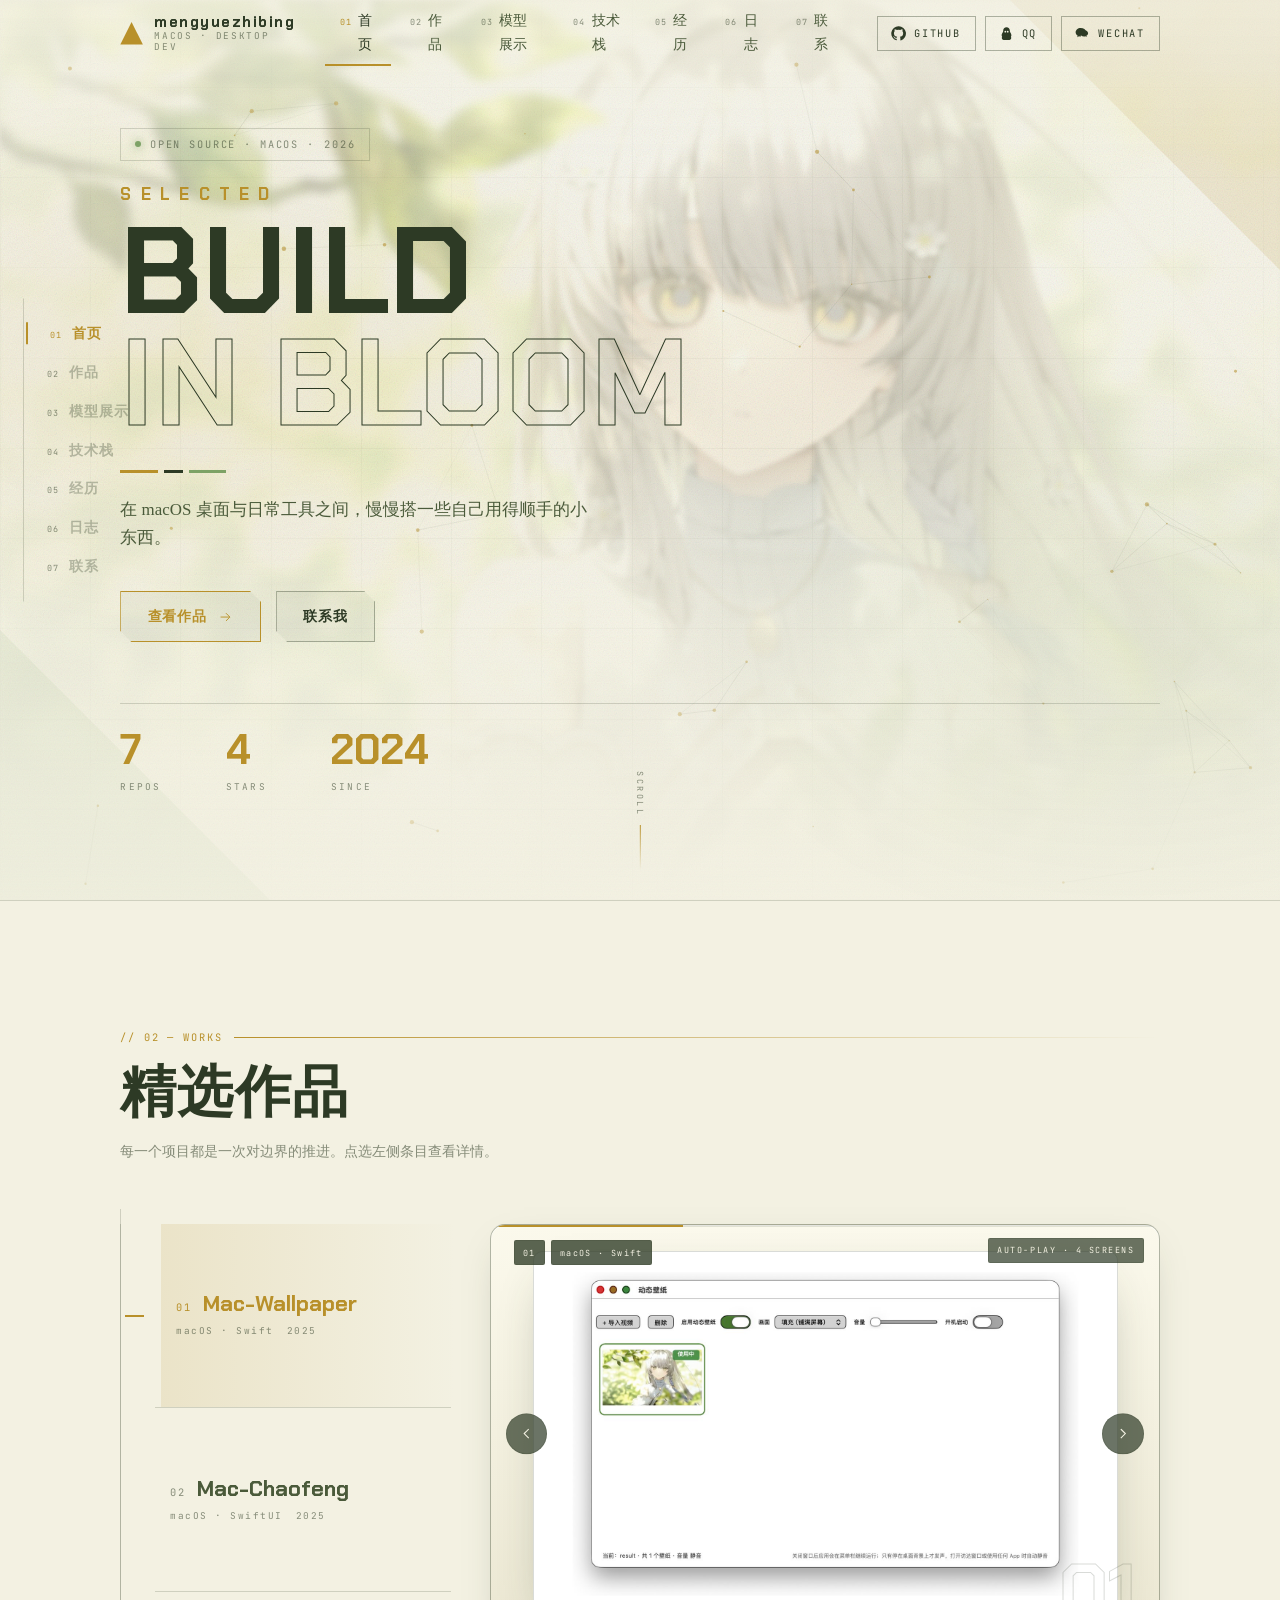
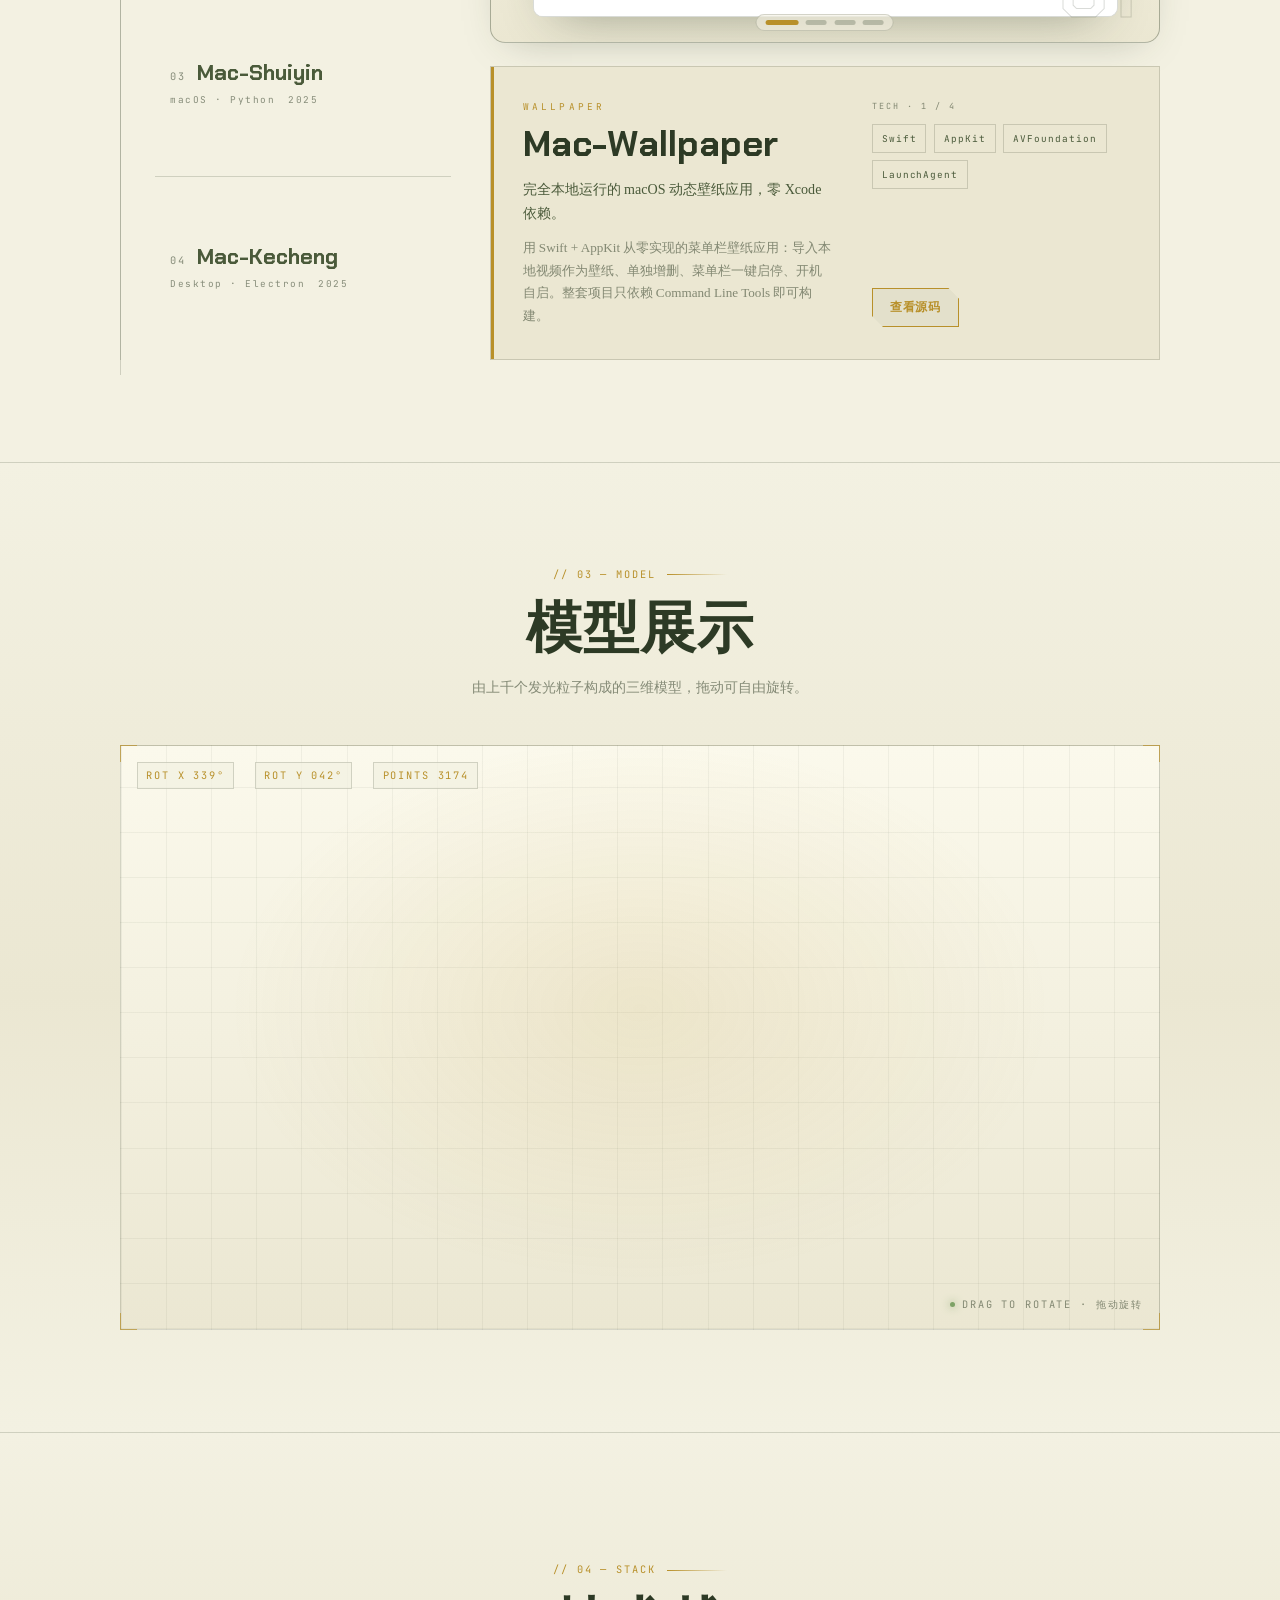
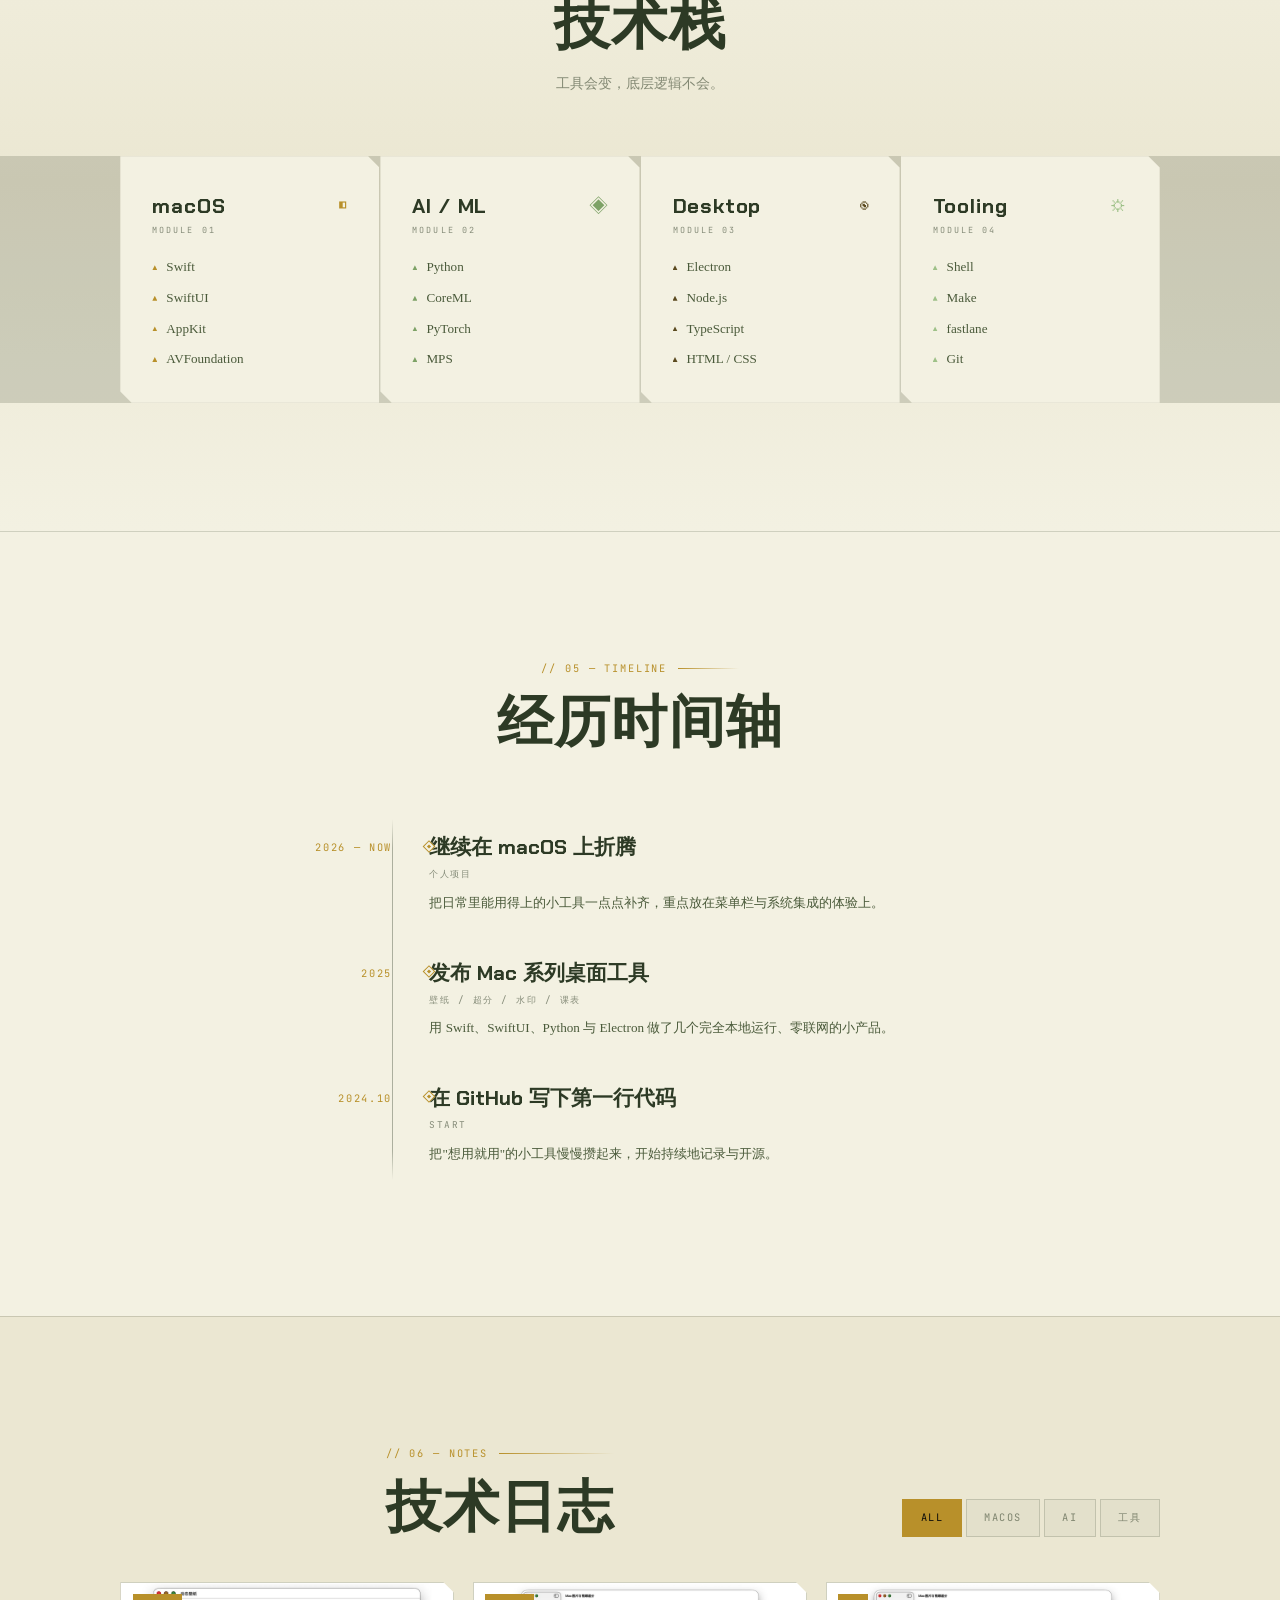
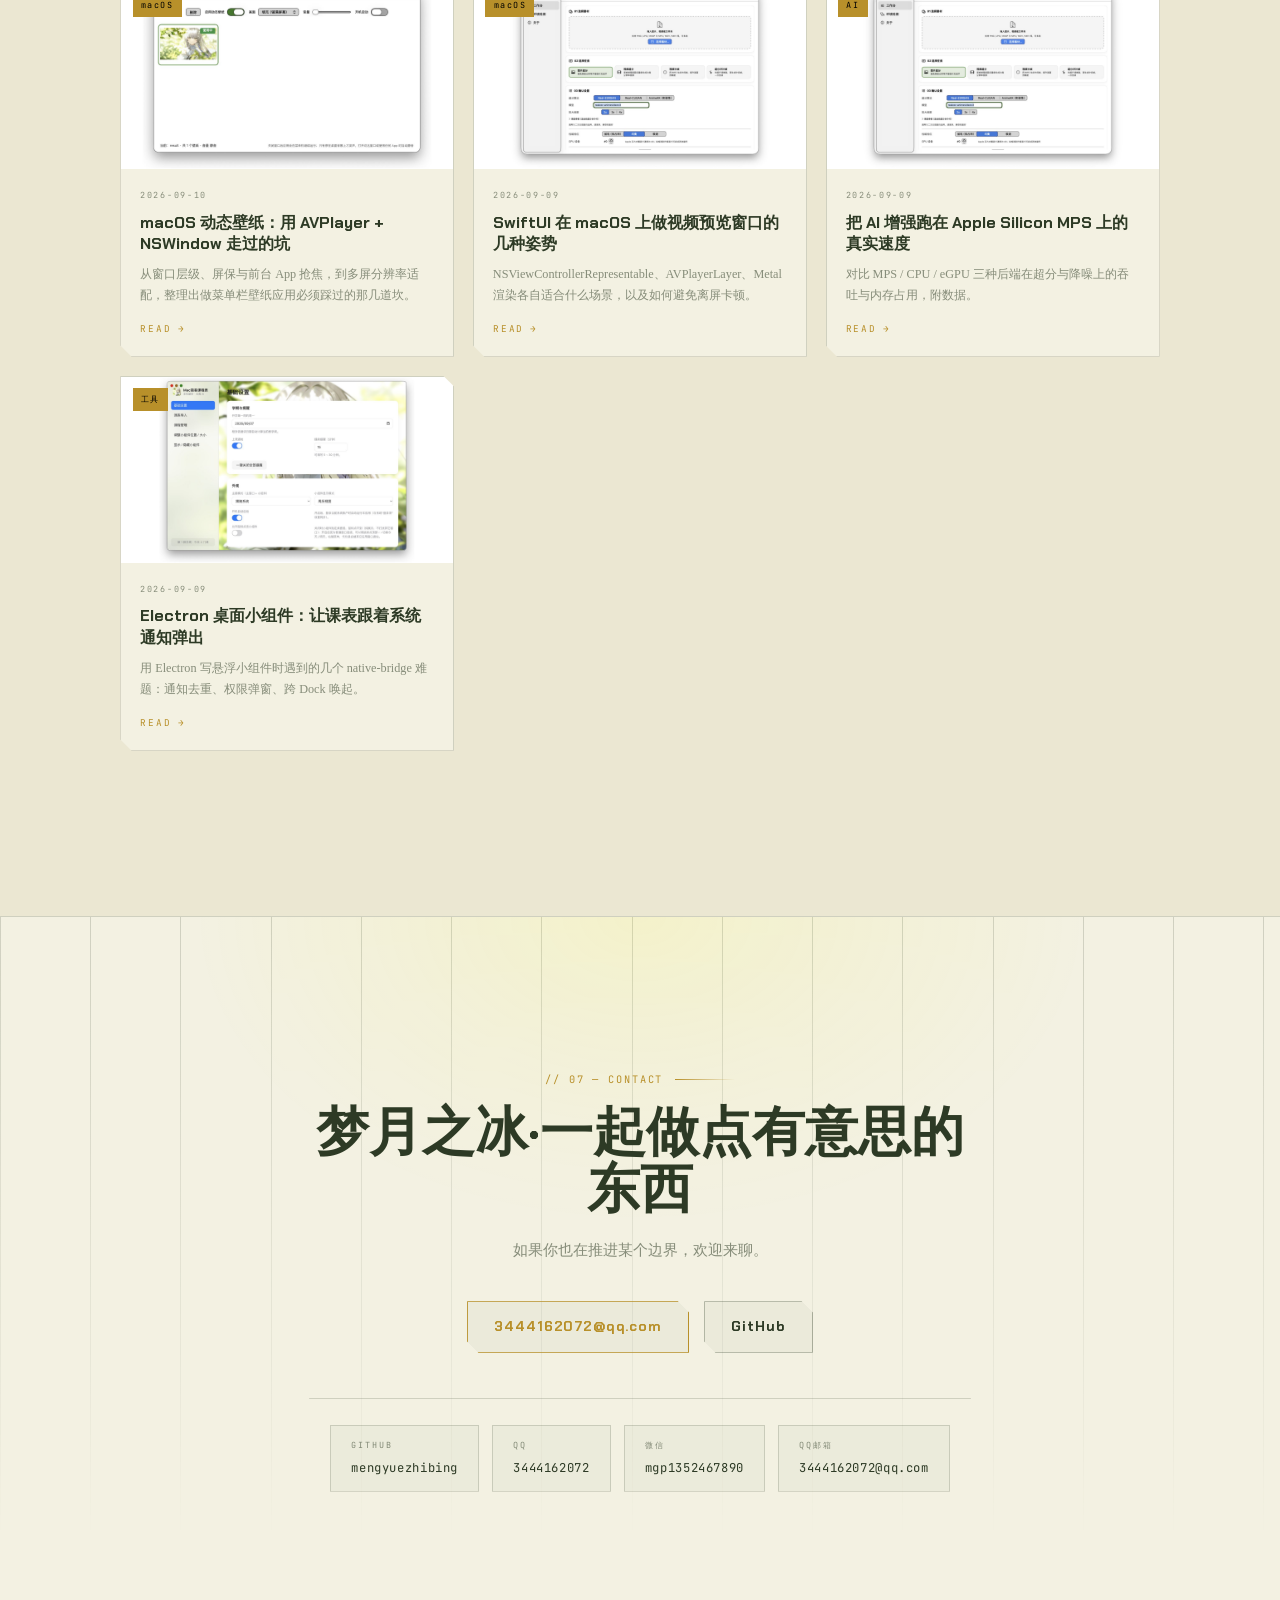
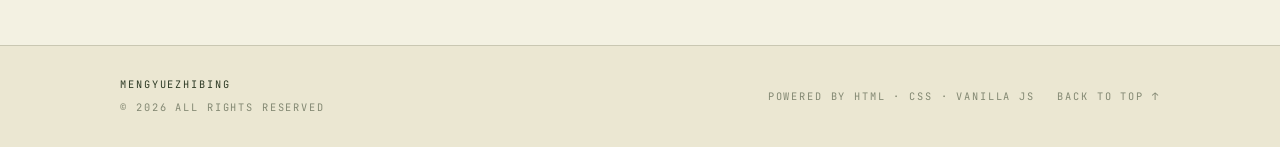
<file: index.html>
<!DOCTYPE html>
<html lang="zh-CN">
<head>
<meta charset="utf-8" />
<meta name="viewport" content="width=device-width, initial-scale=1, viewport-fit=cover" />
<title>PORTFOLIO // 作品展示</title>
<meta name="description" content="个人 GitHub 作品展示站" />

<link rel="preconnect" href="https://fonts.googleapis.com" />
<link rel="preconnect" href="https://fonts.gstatic.com" crossorigin />
<link rel="stylesheet" href="https://fonts.googleapis.com/css2?family=Chakra+Petch:wght@400;600;700&family=JetBrains+Mono:wght@400;500;700&display=swap" />

<link rel="icon" href="./assets/favicon.ico" sizes="any" />
<link rel="icon" href="./assets/favicon-192.png" type="image/png" sizes="192x192" />
<link rel="apple-touch-icon" href="./assets/favicon-180.png" />

<link rel="stylesheet" href="./css/main.css?v=7" />
</head>
<body data-page="home">

<!-- ============ 左侧固定菜单栏 ============ -->
<nav class="sidenav" id="sidenav" aria-label="主导航">
  <div class="sidenav__inner">
    <a href="#home"     class="sidenav__link is-active"><i class="sidenav__bar"></i><em class="mono">01</em><span>首页</span></a>
    <a href="#works"    class="sidenav__link"><i class="sidenav__bar"></i><em class="mono">02</em><span>作品</span></a>
    <a href="#model"    class="sidenav__link"><i class="sidenav__bar"></i><em class="mono">03</em><span>模型展示</span></a>
    <a href="#stack"    class="sidenav__link"><i class="sidenav__bar"></i><em class="mono">04</em><span>技术栈</span></a>
    <a href="#timeline" class="sidenav__link"><i class="sidenav__bar"></i><em class="mono">05</em><span>经历</span></a>
    <a href="#notes"    class="sidenav__link"><i class="sidenav__bar"></i><em class="mono">06</em><span>日志</span></a>
    <a href="#contact"  class="sidenav__link"><i class="sidenav__bar"></i><em class="mono">07</em><span>联系</span></a>
  </div>
</nav>

<!-- ============ 00 · LOADING 加载屏 ============ -->
<div class="loading" id="loading">
  <div class="loading__bg"></div>
  <div class="loading__triangles"></div>
  <div class="loading__inner">
    <div class="loading__symbol">
      <span class="tri tri--a"></span>
      <span class="tri tri--b"></span>
      <span class="tri tri--c"></span>
    </div>
    <div class="loading__logo" id="loadingLogo">PORTFOLIO</div>
    <div class="loading__divider"><i></i><em>INITIALIZING</em><i></i></div>
    <div class="loading__slogan" id="loadingSlogan">跨越边境 直至前线</div>
    <div class="loading__progress">
      <div class="loading__bar"><span id="loadingBar"></span></div>
      <div class="loading__meta">
        <span class="mono">LOADING ASSETS</span>
        <span class="loading__value mono" id="loadingValue">000</span>
      </div>
    </div>
  </div>
  <div class="loading__deco mono">SYS<span>·</span>READY</div>
</div>

<!-- ============ 02 · NAV 顶部导航 ============ -->
<header class="nav" id="nav">
  <a class="nav__brand" href="#home">
    <span class="nav__mark"></span>
    <span class="nav__brandText">
      <b id="navName">YOUR NAME</b>
      <i class="mono" id="navRole">FRONTEND / CREATIVE DEV</i>
    </span>
  </a>

  <nav class="nav__menu" id="navMenu">
    <a href="#home"     class="nav__link is-active"><em class="mono">01</em><span>首页</span></a>
    <a href="#works"    class="nav__link"><em class="mono">02</em><span>作品</span></a>
    <a href="#model"    class="nav__link"><em class="mono">03</em><span>模型展示</span></a>
    <a href="#stack"    class="nav__link"><em class="mono">04</em><span>技术栈</span></a>
    <a href="#timeline" class="nav__link"><em class="mono">05</em><span>经历</span></a>
    <a href="#notes"    class="nav__link"><em class="mono">06</em><span>日志</span></a>
    <a href="#contact"  class="nav__link"><em class="mono">07</em><span>联系</span></a>
  </nav>

  <div class="nav__side">
    <a class="nav__gh mono" id="navGithub" href="https://github.com/" target="_blank" rel="noreferrer">
      <svg viewBox="0 0 24 24" aria-hidden="true"><path d="M12 .5a11.5 11.5 0 0 0-3.64 22.42c.58.1.79-.25.79-.55v-2.1c-3.2.7-3.88-1.4-3.88-1.4-.52-1.33-1.28-1.68-1.28-1.68-1.05-.72.08-.7.08-.7 1.16.08 1.77 1.19 1.77 1.19 1.03 1.77 2.7 1.26 3.36.96.1-.75.4-1.26.73-1.55-2.56-.29-5.25-1.28-5.25-5.7 0-1.26.45-2.29 1.19-3.1-.12-.29-.52-1.46.11-3.05 0 0 .97-.31 3.18 1.18a11 11 0 0 1 5.8 0c2.2-1.49 3.17-1.18 3.17-1.18.63 1.59.23 2.76.11 3.05.74.81 1.19 1.84 1.19 3.1 0 4.43-2.7 5.4-5.27 5.69.42.36.79 1.07.79 2.16v3.2c0 .3.2.66.8.55A11.5 11.5 0 0 0 12 .5Z"/></svg>
      <span>GITHUB</span>
    </a>
    <a class="nav__qq mono" id="navQQ" href="#" target="_blank" rel="noreferrer" title="QQ">
      <svg viewBox="0 0 24 24" aria-hidden="true"><path fill-rule="evenodd" d="M12 2.1c-3.2 0-5.3 2.4-5.3 5.5 0 .9-.2 1.6-.6 2.2-1 1.5-1.9 3.4-1.9 5 0 .9.3 1.7.8 2.2-.3.6-.5 1.3-.5 2.1 0 1.7 1.2 3.1 2.8 3.1h9.4c1.6 0 2.8-1.4 2.8-3.1 0-.8-.2-1.5-.5-2.1.5-.5.8-1.3.8-2.2 0-1.6-.9-3.5-1.9-5-.4-.6-.6-1.3-.6-2.2 0-3.1-2.1-5.5-5.3-5.5Zm-1.9 5.6a1.4 1.4 0 1 1 0 2.8 1.4 1.4 0 0 1 0-2.8Zm3.8 0a1.4 1.4 0 1 1 0 2.8 1.4 1.4 0 0 1 0-2.8Z"/></svg>
      <span>QQ</span>
    </a>
    <a class="nav__wx mono" id="navWX" href="#" rel="noreferrer" title="微信">
      <svg viewBox="0 0 24 24" aria-hidden="true"><path d="M8.9 3.2C4.5 3.2 1 6.3 1 10.1c0 2.2 1.3 4.1 3.3 5.4l-.8 2.5 2.9-1.5c.8.2 1.6.4 2.5.4h.6a5.5 5.5 0 0 1-.2-1.5c0-3.6 3.5-6.5 7.8-6.5.3 0 .6 0 .9.1-.9-3.2-4-5.8-9.1-5.8Zm12 8.4c0-2.9-2.9-5.2-6.5-5.2s-6.5 2.3-6.5 5.2 2.9 5.2 6.5 5.2c.8 0 1.5-.1 2.2-.3l2.2 1.1-.6-1.9c1.6-1 2.7-2.4 2.7-4.1Z"/></svg>
      <span>WECHAT</span>
    </a>
    <button class="nav__burger" id="navBurger" aria-label="菜单"><i></i><i></i><i></i></button>
  </div>
  <div class="nav__scan"></div>
</header>

<main>
  <!-- ============ 00 · LANDING 首屏 ============ -->
  <section class="landing" id="home">
    <div class="landing__img" aria-hidden="true"></div>
    <canvas class="landing__canvas" id="bgCanvas"></canvas>
    <div class="landing__texture"></div>
    <div class="landing__grid"></div>
    <div class="landing__vignette"></div>

    <div class="landing__inner">
      <div class="landing__tag mono reveal" data-delay="0">
        <i class="dot"></i> OPEN SOURCE · PORTFOLIO · <span id="heroYear">2026</span>
      </div>

      <h1 class="landing__title reveal" data-delay="80">
        <span class="landing__titleSm" id="heroSub">SELECTED</span>
        <span class="landing__titleLg"><span id="heroTitleL1">BUILD</span><span id="heroTitleL2">THE FRONTLINE</span></span>
      </h1>

      <div class="landing__divider reveal" data-delay="160"><i></i><i></i><i></i></div>

      <p class="landing__slogan reveal" data-delay="220" id="heroSlogan">
        以工程化思维，跨越设计与实现之间的边境。
      </p>

      <div class="landing__actions reveal" data-delay="300">
        <a class="btn btn--primary" href="#works">
          <span>查看作品</span>
          <svg viewBox="0 0 24 24" aria-hidden="true"><path d="M4 12h14M13 6l6 6-6 6"/></svg>
        </a>
        <a class="btn btn--ghost" id="heroResume" href="#contact">
          <span>联系我</span>
        </a>
      </div>

      <ul class="landing__stats reveal" data-delay="380" id="heroStats"></ul>
    </div>

    <a class="landing__next" href="#works">
      <span class="mono">SCROLL</span>
      <i class="landing__nextLine"></i>
    </a>

    <div class="landing__triangles" aria-hidden="true">
      <span></span><span></span><span></span>
    </div>
  </section>

  <!-- ============ 01 · HOME 容器 / 作品 ============ -->
  <section class="home" id="works">
    <div class="home__head">
      <div class="home__idx mono reveal">// 02 — WORKS</div>
      <h2 class="home__title reveal" data-delay="60">精选作品</h2>
      <p class="home__desc reveal" data-delay="120">
        每一个项目都是一次对边界的推进。点选左侧条目查看详情。
      </p>
    </div>

    <div class="ops">
      <!-- 左侧竖线菜单 -->
      <aside class="ops__list" id="opsList" aria-label="项目列表"></aside>

      <!-- 右侧：截图轮播 + 详情 -->
      <div class="ops__stage">
        <div class="carousel" id="opsCarousel">
          <div class="carousel__track" id="opsTrack"></div>

          <button class="carousel__nav carousel__nav--prev" id="opsPrev" aria-label="上一张">
            <svg viewBox="0 0 24 24"><path d="M15 6l-6 6 6 6"/></svg>
          </button>
          <button class="carousel__nav carousel__nav--next" id="opsNext" aria-label="下一张">
            <svg viewBox="0 0 24 24"><path d="M9 6l6 6-6 6"/></svg>
          </button>

          <div class="carousel__progress" id="opsProgress" aria-hidden="true">
            <div class="carousel__progressBar" id="opsProgressBar"></div>
          </div>

          <div class="carousel__dots" id="opsDots"></div>

          <div class="carousel__hint mono" id="opsHint">AUTO-PLAY · 4 SCREENS</div>
        </div>

        <div class="ops__info" id="opsInfo"></div>
      </div>
    </div>
  </section>

  <!-- ============ 03 · MODEL 点云模型 ============ -->
  <section class="d3" id="model">
    <div class="home__head home__head--center">
      <div class="home__idx mono reveal">// 03 — MODEL</div>
      <h2 class="home__title reveal" data-delay="60">模型展示</h2>
      <p class="home__desc reveal" data-delay="120">
        由上千个发光粒子构成的三维模型，拖动可自由旋转。
      </p>
    </div>

    <div class="d3__stage reveal" data-delay="180">
      <canvas class="d3__canvas" id="modelCanvas"></canvas>

      <div class="d3__hud mono">
        <span id="d3RotX">ROT X +00°</span>
        <span id="d3RotY">ROT Y +00°</span>
        <span id="d3Points">POINTS 0000</span>
      </div>

      <div class="d3__hint mono"><i></i>DRAG TO ROTATE · 拖动旋转</div>

      <span class="d3__corner d3__corner--tl"></span>
      <span class="d3__corner d3__corner--tr"></span>
      <span class="d3__corner d3__corner--bl"></span>
      <span class="d3__corner d3__corner--br"></span>
    </div>
  </section>

  <!-- ============ 04 · LORE / 技术栈 ============ -->
  <section class="lore" id="stack">
    <div class="home__head home__head--center">
      <div class="home__idx mono reveal">// 04 — STACK</div>
      <h2 class="home__title reveal" data-delay="60">技术栈</h2>
      <p class="home__desc reveal" data-delay="120">工具会变，底层逻辑不会。</p>
    </div>
    <div class="lore__grid" id="stackGrid"></div>
  </section>

  <!-- ============ 05 · CALENDAR / 经历 ============ -->
  <section class="cal" id="timeline">
    <div class="home__head home__head--center">
      <div class="home__idx mono reveal">// 05 — TIMELINE</div>
      <h2 class="home__title reveal" data-delay="60">经历时间轴</h2>
    </div>
    <ol class="cal__line" id="timelineList"></ol>
  </section>

  <!-- ============ 06 · INFORMATION / 日志 ============ -->
  <section class="info" id="notes">
    <div class="info__head">
      <div class="home__head">
        <div class="home__idx mono reveal">// 06 — NOTES</div>
        <h2 class="home__title reveal" data-delay="60">技术日志</h2>
      </div>
      <div class="info__tabs" id="infoTabs" role="tablist"></div>
    </div>
    <div class="info__grid" id="infoGrid"></div>
    <div class="info__foot">
      <button class="btn btn--ghost btn--sm" id="infoMore"><span>加载更多</span></button>
    </div>
  </section>

  <!-- ============ 07 · CONTACT ============ -->
  <section class="final" id="contact">
    <div class="final__deco" aria-hidden="true"></div>
    <div class="final__inner reveal">
      <div class="home__idx mono">// 07 — CONTACT</div>
      <h2 class="final__title" id="contactTitle">一起做点有意思的东西</h2>
      <p class="final__desc" id="contactDesc">如果你也在推进某个边界，欢迎来聊。</p>
      <div class="final__actions">
        <a class="btn btn--primary" id="contactMail" href="mailto:"><span>发送邮件</span></a>
        <a class="btn btn--ghost" id="contactGh" href="https://github.com/" target="_blank" rel="noreferrer"><span>GitHub</span></a>
      </div>
      <ul class="final__links" id="contactLinks"></ul>
    </div>
  </section>
</main>

<footer class="foot">
  <div class="foot__l">
    <span class="mono" id="footName">YOUR NAME</span>
    <span class="mono foot__dim">© <span id="footYear">2026</span> ALL RIGHTS RESERVED</span>
  </div>
  <div class="foot__r mono">
    <span>POWERED BY HTML · CSS · VANILLA JS</span>
    <a href="#home">BACK TO TOP ↑</a>
  </div>
</footer>

<!-- ============ 联系浮层（QQ / 微信） ============ -->
<div class="cpop" id="cpop" hidden>
  <div class="cpop__mask" data-cpop-close></div>
  <div class="cpop__box" role="dialog" aria-label="联系方式">
    <button class="cpop__close" data-cpop-close aria-label="关闭">&times;</button>

    <div class="cpop__head mono" id="cpopHead">// CONTACT</div>

    <div class="cpop__avatar" id="cpopAvatar"></div>

    <div class="cpop__name" id="cpopName">—</div>
    <div class="cpop__id"><span id="cpopId">—</span></div>

    <p class="cpop__tip" id="cpopTip"></p>

    <div class="cpop__actions">
      <button class="btn btn--primary btn--sm" id="cpopCopy" type="button"><span>复制</span></button>
      <a class="btn btn--ghost btn--sm" id="cpopOpen" href="#"><span>打开</span></a>
    </div>
  </div>
</div>

<script src="./js/config.js"></script>
<script src="./js/app.js"></script>
</body>
</html>
</file>
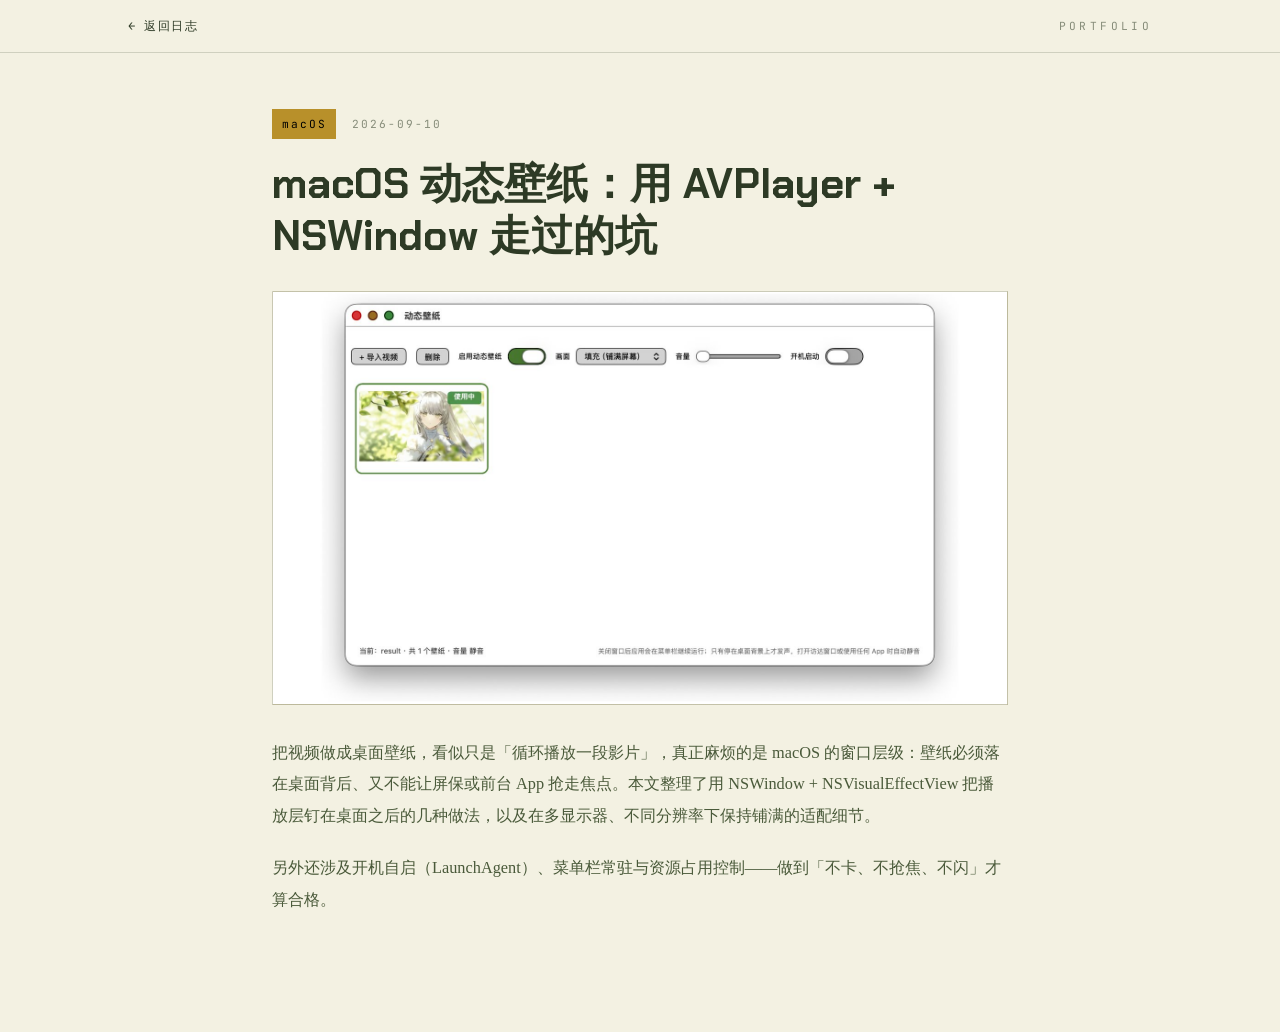
<file: notes-detail.html>
<!DOCTYPE html>
<html lang="zh-CN">
<head>
<meta charset="utf-8" />
<meta name="viewport" content="width=device-width, initial-scale=1, viewport-fit=cover" />
<title>技术日志 // 详情</title>
<meta name="description" content="技术日志详情" />

<link rel="preconnect" href="https://fonts.googleapis.com" />
<link rel="preconnect" href="https://fonts.gstatic.com" crossorigin />
<link rel="stylesheet" href="https://fonts.googleapis.com/css2?family=Chakra+Petch:wght@400;600;700&family=JetBrains+Mono:wght@400;500;700&display=swap" />

<link rel="icon" href="./assets/favicon.ico" sizes="any" />
<link rel="icon" href="./assets/favicon-192.png" type="image/png" sizes="192x192" />
<link rel="apple-touch-icon" href="./assets/favicon-180.png" />

<link rel="stylesheet" href="./css/main.css?v=8" />
</head>
<body data-page="note">

<header class="ndetail__nav">
  <a class="ndetail__back" href="index.html#notes"><span>←</span> 返回日志</a>
  <span class="ndetail__brand mono">PORTFOLIO</span>
</header>

<main class="ndetail" id="ndetail">
  <p class="ndetail__loading">加载中…</p>
</main>

<script>
(function () {
  var el = document.getElementById('ndetail');
  function esc(s) {
    return String(s == null ? '' : s).replace(/[&<>"']/g, function (c) {
      return { '&': '&amp;', '<': '&lt;', '>': '&gt;', '"': '&quot;', "'": '&#39;' }[c];
    });
  }
  function param(name) { return new URLSearchParams(location.search).get(name); }

  var id = parseInt(param('id') || '0', 10);
  if (isNaN(id)) id = 0;

  fetch('data/notes.json')
    .then(function (r) { if (!r.ok) throw new Error('http'); return r.json(); })
    .then(function (d) {
      var list = Array.isArray(d) ? d : (d.notes || []);
      var n = list[id];
      if (!n) { el.innerHTML = '<p class="ndetail__loading">未找到该日志。</p>'; return; }
      var cover = n.cover ? '<div class="ndetail__cover"><img src="' + esc(n.cover) + '" alt=""></div>' : '';
      var body = n.body || ('<p>' + esc(n.brief) + '</p>');
      el.innerHTML =
        '<article class="ndetail__article">' +
          '<div class="ndetail__meta">' +
            '<span class="ndetail__cate">' + esc(n.cate) + '</span>' +
            '<span class="ndetail__date">' + esc(n.date) + '</span>' +
          '</div>' +
          '<h1 class="ndetail__title">' + esc(n.title) + '</h1>' +
          cover +
          '<div class="ndetail__body">' + body + '</div>' +
          (n.url ? '<a class="ndetail__link" href="' + esc(n.url) + '" target="_blank" rel="noreferrer">查看原文 →</a>' : '') +
        '</article>';
      document.title = esc(n.title) + ' // 技术日志';
    })
    .catch(function () {
      el.innerHTML = '<p class="ndetail__loading">加载失败，请通过本地服务器或 GitHub Pages 打开本页。</p>';
    });
})();
</script>
</body>
</html>
</file>
<file: css/main.css>
/* ==========================================================================
   Portfolio — 个人作品展示站
   结构：Tokens → Base → Loading → Nav → Landing → Works → Stack
        → Timeline → Notes → Contact → Footer → Responsive
   ========================================================================== */

/* ---------- Tokens（沙绿 / 奶油 / 金瞳 三色系） ---------- */
:root{
  /* 底色：奶油 → 沙绿 → 深林 */
  --bg:#f3f1e2;        /* 奶油纸张 */
  --bg-2:#ebe7d2;      /* 较深奶油 */
  --bg-3:#dcd5b6;      /* 沙色 */
  --leaf:#9ec188;      /* 沙绿主色（来自图） */
  --leaf-2:#7da266;    /* 深沙绿 */
  --leaf-3:#3f5a2c;    /* 深林 */

  --line:rgba(45,58,37,.18);
  --line-strong:rgba(45,58,37,.36);

  --txt:#2d3a25;        /* 主文字：深绿黑 */
  --txt-2:#4a5a3a;
  --txt-3:rgba(45,58,37,.55);

  /* 强调色：金瞳 + 沙绿 + 深金 */
  --accent:#b8902a;     /* 瞳孔金 */
  --accent-2:#7da266;   /* 沙绿（与图呼应） */
  --accent-3:#5b4a1f;   /* 深金/古铜 */

  --f-display:"Chakra Petch","Cormorant Garamond","HarmonyOS Sans SC","PingFang SC","Microsoft YaHei",serif;
  --f-body:"Cormorant Garamond","HarmonyOS Sans SC","PingFang SC","Microsoft YaHei","Noto Sans SC",serif;
  --f-mono:"JetBrains Mono",ui-monospace,SFMono-Regular,Menlo,Consolas,monospace;

  --ease:cubic-bezier(.22,.61,.36,1);
  --ease-out:cubic-bezier(.16,1,.3,1);
  --nav-h:4.5rem;
  --gut:clamp(1.25rem,4vw,5rem);
}

/* JS 会按 1920 设计稿写入 <html style="font-size">，这里给安全兜底 */
html{ font-size:16px; }

/* ---------- Base ---------- */
*,*::before,*::after{ box-sizing:border-box; }
html,body{ margin:0; padding:0; }
html{ scroll-behavior:smooth; -webkit-text-size-adjust:100%; }
body{
  background:var(--bg);
  color:var(--txt);
  font-family:var(--f-body);
  line-height:1.7;
  overflow-x:hidden;
  -webkit-font-smoothing:antialiased;
}
body.is-locked{ overflow:hidden; height:100vh; }

h1,h2,h3,p,ul,ol,li,figure{ margin:0; padding:0; }
ul,ol{ list-style:none; }
a{ color:inherit; text-decoration:none; }
button{ font:inherit; color:inherit; background:none; border:0; cursor:pointer; }
img,canvas{ display:block; max-width:100%; }
svg{ width:1em; height:1em; fill:none; stroke:currentColor; stroke-width:1.6; stroke-linecap:square; stroke-linejoin:miter; }
::selection{ background:var(--accent); color:#000; }

.mono{ font-family:var(--f-mono); font-size:.6875rem; letter-spacing:.18em; text-transform:uppercase; }

/* 滚动条 */
::-webkit-scrollbar{ width:8px; height:8px; }
::-webkit-scrollbar-track{ background:var(--bg-2); }
::-webkit-scrollbar-thumb{ background:#c2c0a8; }
::-webkit-scrollbar-thumb:hover{ background:var(--accent); }

/* ---------- 通用装饰：切角 / 标题 / 按钮 / 揭示动画 ---------- */
.cut,.btn,.card,.info__card,.lore__card,.final__inner{
  clip-path:polygon(0 0,calc(100% - .75rem) 0,100% .75rem,100% 100%,.75rem 100%,0 calc(100% - .75rem));
}

.btn{
  --c:var(--accent);
  position:relative;
  display:inline-flex; align-items:center; gap:.75rem;
  padding:.85rem 1.75rem;
  font-family:var(--f-display); font-weight:700; font-size:.9375rem; letter-spacing:.06em;
  border:1px solid var(--line-strong);
  background:rgba(45,58,37,.04);
  transition:color .3s var(--ease),border-color .3s var(--ease),background .3s var(--ease);
  overflow:hidden;
}
.btn > *{ position:relative; z-index:2; }
.btn svg{ width:1.1em; transition:transform .35s var(--ease); }
.btn::before{
  content:""; position:absolute; inset:0; z-index:1;
  background:var(--c);
  transform:translateX(-101%);
  transition:transform .45s var(--ease-out);
}
.btn:hover{ color:#fff8e1; border-color:var(--c); }
.btn:hover::before{ transform:translateX(0); }
.btn:hover svg{ transform:translateX(4px); }
.btn--primary{ border-color:var(--accent); color:var(--accent); }
.btn--ghost{ --c:var(--txt); }
.btn--ghost:hover{ color:#fff8e1; }
.btn--sm{ padding:.55rem 1.15rem; font-size:.8125rem; }

/* 揭示动画 */
.reveal{ opacity:0; transform:translateY(28px); filter:blur(6px); }
.reveal.is-in{
  opacity:1; transform:none; filter:none;
  transition:opacity .9s var(--ease-out),transform .9s var(--ease-out),filter .9s var(--ease-out);
}

/* 区块标题（复用 Home 头部） */
.home__head{ max-width:44rem; margin:0 auto; padding:0 var(--gut); }
.home__head--center{ text-align:center; }
.home__idx{ color:var(--accent); margin-bottom:1rem; display:flex; align-items:center; gap:.75rem; }
.home__head--center .home__idx{ justify-content:center; }
.home__idx::after{ content:""; flex:1; height:1px; background:linear-gradient(90deg,var(--accent),transparent); }
.home__head--center .home__idx::after{ width:4rem; flex:none; }
.home__title{
  font-family:var(--f-display); font-weight:700;
  font-size:clamp(2rem,4.5vw,3.75rem); line-height:1.05; letter-spacing:.02em;
}
.home__desc{ margin-top:1.25rem; color:var(--txt-3); font-size:.9375rem; }

/* ==========================================================
   00 · LOADING
   ========================================================== */
.loading{
  position:fixed; inset:0; z-index:999;
  display:grid; place-items:center;
  background:var(--bg);
  transition:opacity .7s var(--ease),visibility .7s;
}
.loading.is-done{ opacity:0; visibility:hidden; pointer-events:none; }
.loading__bg{
  position:absolute; inset:0;
  background:
    radial-gradient(70% 55% at 50% 50%,rgba(184,144,42,.10),transparent 70%),
    repeating-linear-gradient(90deg,var(--line) 0 1px,transparent 1px 5rem),
    repeating-linear-gradient(0deg,var(--line) 0 1px,transparent 1px 5rem);
  opacity:.6;
}
.loading__triangles,.landing__triangles{ position:absolute; inset:0; pointer-events:none; }
.loading__triangles::before,.loading__triangles::after{
  content:""; position:absolute; width:0; height:0;
  border-style:solid;
}
.loading__triangles::before{ top:0; right:0; border-width:0 14rem 14rem 0; border-color:transparent rgba(184,144,42,.18) transparent transparent; }
.loading__triangles::after{ bottom:0; left:0; border-width:14rem 0 0 14rem; border-color:transparent transparent transparent rgba(125,162,102,.16); }

.loading__inner{ position:relative; text-align:center; padding:2rem; }
.loading__symbol{ display:flex; justify-content:center; gap:.4rem; margin-bottom:1.5rem; }
.tri{ width:0; height:0; border-style:solid; border-color:transparent transparent var(--accent) transparent;
      border-width:0 .55rem .95rem .55rem; animation:triPulse 1.4s var(--ease) infinite; }
.tri--b{ animation-delay:.18s; border-bottom-color:var(--txt); }
.tri--c{ animation-delay:.36s; border-bottom-color:var(--leaf-2); }
@keyframes triPulse{ 0%,100%{ opacity:.25; transform:translateY(0); } 50%{ opacity:1; transform:translateY(-6px); } }

.loading__logo{
  font-family:var(--f-display); font-weight:700;
  font-size:clamp(2rem,6vw,4.5rem); letter-spacing:.16em; line-height:1;
}
.loading__divider{ display:flex; align-items:center; justify-content:center; gap:1rem; margin:1.25rem 0 1rem; }
.loading__divider i{ height:1px; width:min(22vw,10rem); background:var(--line-strong); }
.loading__divider em{ font-family:var(--f-mono); font-style:normal; font-size:.625rem; letter-spacing:.3em; color:var(--txt-3); }
.loading__slogan{ color:var(--txt-2); letter-spacing:.3em; font-size:.875rem; margin-bottom:2.5rem; }

.loading__progress{ width:min(70vw,26rem); margin:0 auto; }
.loading__bar{ height:2px; background:rgba(45,58,37,.16); overflow:hidden; }
.loading__bar span{ display:block; height:100%; width:0; background:var(--accent); box-shadow:0 0 12px var(--accent); transition:width .2s linear; }
.loading__meta{ display:flex; justify-content:space-between; margin-top:.75rem; color:var(--txt-3); }
.loading__value{ color:var(--accent); font-weight:700; }
.loading__deco{ position:absolute; bottom:1.5rem; right:2rem; color:var(--txt-3); }
.loading__deco span{ color:var(--accent-2); }

/* ==========================================================
   NAV
   ========================================================== */
.nav{
  position:fixed; top:0; left:0; right:0; z-index:100;
  height:var(--nav-h);
  display:flex; align-items:center; justify-content:space-between; gap:2rem;
  padding:0 var(--gut);
  background:rgba(20,20,20,0);
  border-bottom:1px solid transparent;
  transition:background .4s var(--ease),border-color .4s var(--ease),height .4s var(--ease);
}
.nav.is-solid{
  height:3.75rem;
  background:rgba(20,20,20,.82);
  backdrop-filter:blur(14px) saturate(140%);
  -webkit-backdrop-filter:blur(14px) saturate(140%);
  border-bottom-color:var(--line);
}
.nav__scan{ position:absolute; left:0; bottom:-1px; height:1px; width:0; background:var(--accent); transition:width .5s var(--ease-out); }

.nav__brand{ display:flex; align-items:center; gap:.75rem; }
.nav__mark{
  width:1.5rem; height:1.5rem; flex:none;
  background:var(--accent);
  clip-path:polygon(50% 0,100% 100%,0 100%);
  transition:transform .5s var(--ease-out);
}
.nav__brand:hover .nav__mark{ transform:rotate(180deg); }
.nav__brandText{ display:flex; flex-direction:column; line-height:1.15; }
.nav__brandText b{ font-family:var(--f-display); font-weight:700; letter-spacing:.1em; font-size:1rem; }
.nav__brandText i{ font-style:normal; color:var(--txt-3); font-size:.625rem; }

.nav__menu{ display:flex; align-items:center; gap:.35rem; }
.nav__link{ position:relative; display:flex; align-items:baseline; gap:.4rem; padding:.55rem .95rem; font-size:.9375rem; color:var(--txt-2); transition:color .3s var(--ease); }
.nav__link em{ font-style:normal; color:var(--txt-3); font-size:.5625rem; letter-spacing:.14em; transition:color .3s var(--ease); }
.nav__link::after{
  content:""; position:absolute; left:0; bottom:0; height:2px; width:0;
  background:var(--accent); transition:width .35s var(--ease-out);
}
.nav__link:hover,.nav__link.is-active{ color:var(--txt); }
.nav__link:hover em,.nav__link.is-active em{ color:var(--accent); }
.nav__link:hover::after,.nav__link.is-active::after{ width:100%; }

.nav__side{ display:flex; align-items:center; gap:.6rem; }
.nav__gh,
.nav__qq,
.nav__wx{
  display:inline-flex; align-items:center; gap:.5rem;
  border:1px solid var(--line-strong);
  padding:.5rem .9rem;
  transition:background .3s var(--ease),color .3s var(--ease),border-color .3s var(--ease);
}
.nav__gh svg,
.nav__qq svg,
.nav__wx svg{ width:1rem; height:1rem; fill:currentColor; stroke:none; }
.nav__gh:hover{ background:var(--accent); color:#fff8e1; border-color:var(--accent); }
.nav__qq:hover{ background:var(--accent-3); color:#fff8e1; border-color:var(--accent-3); }
.nav__wx:hover{ background:#3f9c5a; color:#fff8e1; border-color:#3f9c5a; }
.nav__burger{ display:none; flex-direction:column; gap:4px; padding:.5rem; }
.nav__burger i{ display:block; width:22px; height:1.5px; background:var(--txt); transition:transform .3s var(--ease),opacity .3s; }

/* ==========================================================
   左侧固定菜单栏
   ========================================================== */
.sidenav{
  position:fixed; left:0; top:50%; transform:translateY(-50%);
  z-index:90;
  display:none;                       /* 大屏才显示 */
  align-items:center; gap:.75rem;
  padding-left:clamp(1rem,1.8vw,1.75rem);
  pointer-events:none;
}
.sidenav > *{ pointer-events:auto; }

/* 贯穿的竖线轨道 */
.sidenav__inner{
  position:relative;
  display:flex; flex-direction:column;
  border-left:1px solid var(--line);
  padding:1rem 0;
}

.sidenav__link{
  position:relative;
  display:flex; align-items:baseline; gap:.65rem;
  padding:.5rem 0 .5rem 1.5rem;
  color:var(--txt-3);
  transition:color .35s var(--ease),transform .45s var(--ease-out);
}
.sidenav__link em{
  font-style:normal; font-size:.5625rem; letter-spacing:.16em;
  transition:color .35s var(--ease);
}
.sidenav__link span{
  font-family:var(--f-display); font-weight:600;
  font-size:.9375rem; letter-spacing:.08em;
  white-space:nowrap;
  opacity:.55;
  transition:opacity .35s var(--ease),color .35s var(--ease);
}
/* 覆盖在轨道上的高亮段（游标） */
.sidenav__bar{
  position:absolute; left:-1px; top:50%;
  width:2px; height:0;
  background:var(--accent);
  transform:translateY(-50%);
  transition:height .45s var(--ease-out),background .35s var(--ease);
}
.sidenav__link:hover{ transform:translateX(3px); }
.sidenav__link:hover span{ opacity:1; color:var(--txt-2); }
.sidenav__link:hover em{ color:var(--accent); }
.sidenav__link:hover .sidenav__bar{ height:.55rem; background:var(--accent-2); }

.sidenav__link.is-active{ transform:translateX(3px); }
.sidenav__link.is-active span{ opacity:1; color:var(--accent); }
.sidenav__link.is-active em{ color:var(--accent); }
.sidenav__link.is-active .sidenav__bar{ height:1.5rem; background:var(--accent); }

@media (min-width:1200px){
  .sidenav{ display:flex; }
  /* 全局留白加大，天然为左侧菜单让出空间，无需逐块覆盖 */
  :root{ --gut:8rem; }
}

/* ==========================================================
   00 · LANDING 首屏
   ========================================================== */
.landing{
  position:relative; min-height:100svh;
  display:flex; align-items:center;
  padding:calc(var(--nav-h) + 3rem) var(--gut) 6rem;
  overflow:hidden;
}
.landing__canvas{ position:absolute; inset:0; width:100%; height:100%; z-index:0; }
.landing__img{
  position:absolute; inset:0; z-index:0; pointer-events:none;
  background-image:url("../assets/hero.jpg");
  background-size:cover; background-position:center 30%;
  filter:saturate(.9) contrast(.95) brightness(1.05) blur(2px);
  opacity:.4;
}
.landing__img::after{
  content:""; position:absolute; inset:0;
  background:
    linear-gradient(180deg,rgba(243,241,226,0) 20%,var(--bg) 100%),
    radial-gradient(70% 80% at 50% 50%,rgba(243,241,226,0) 30%,rgba(243,241,226,.75) 90%);
}
.landing__grid{
  position:absolute; inset:0; z-index:2; pointer-events:none; opacity:.7;
  background:
    repeating-linear-gradient(90deg,rgba(45,58,37,.05) 0 1px,transparent 1px 6rem),
    repeating-linear-gradient(0deg,rgba(45,58,37,.05) 0 1px,transparent 1px 6rem);
  mask-image:radial-gradient(80% 70% at 50% 50%,#000 30%,transparent 100%);
  -webkit-mask-image:radial-gradient(80% 70% at 50% 50%,#000 30%,transparent 100%);
}
.landing__texture{
  position:absolute; inset:0; z-index:2; pointer-events:none; opacity:.35;
  background-image:url("data:image/svg+xml,%3Csvg xmlns='http://www.w3.org/2000/svg' width='140' height='140'%3E%3Cfilter id='n'%3E%3CfeTurbulence type='fractalNoise' baseFrequency='.85' numOctaves='3'/%3E%3C/filter%3E%3Crect width='140' height='140' filter='url(%23n)' opacity='.5'/%3E%3C/svg%3E");
  mix-blend-mode:multiply;
}
.landing__vignette{
  position:absolute; inset:0; z-index:2; pointer-events:none;
  background:
    radial-gradient(60% 50% at 18% 40%,rgba(184,144,42,.10),transparent 65%),
    radial-gradient(50% 50% at 88% 72%,rgba(125,162,102,.10),transparent 68%),
    linear-gradient(180deg,rgba(243,241,226,.6),transparent 18%,transparent 50%,rgba(243,241,226,.7));
}
.landing__triangles::before,.landing__triangles::after{ content:""; position:absolute; width:0; height:0; border-style:solid; }
.landing__triangles::before{ top:0; right:0; border-width:0 18rem 18rem 0; border-color:transparent rgba(184,144,42,.14) transparent transparent; }
.landing__triangles::after{ bottom:0; left:0; border-width:18rem 0 0 18rem; border-color:transparent transparent transparent rgba(125,162,102,.12); }

.landing__inner{ position:relative; z-index:3; width:100%; max-width:90rem; margin:0 auto; }
.landing__tag{ display:inline-flex; align-items:center; gap:.6rem; color:var(--txt-3); border:1px solid var(--line); padding:.45rem .9rem; }
.landing__tag .dot{ width:6px; height:6px; background:var(--accent-2); border-radius:50%; box-shadow:0 0 10px var(--accent-2); animation:blink 1.6s infinite; }
@keyframes blink{ 0%,100%{opacity:1} 50%{opacity:.25} }

.landing__title{ margin-top:1.75rem; font-family:var(--f-display); font-weight:700; line-height:.92; letter-spacing:.01em; }
.landing__titleSm{ display:block; font-size:clamp(.875rem,1.6vw,1.125rem); letter-spacing:.55em; color:var(--accent); margin-bottom:.9rem; }
.landing__titleLg{ display:block; font-size:clamp(2.75rem,9.5vw,8.5rem); }
.landing__titleLg span{ display:block; }
.landing__titleLg span:last-child{
  color:transparent;
  -webkit-text-stroke:1px var(--txt);
}
.landing__divider{ display:flex; gap:.4rem; margin:2rem 0 1.5rem; }
.landing__divider i{ height:3px; width:2.5rem; background:var(--accent); }
.landing__divider i:nth-child(2){ background:var(--txt); width:1.25rem; }
.landing__divider i:nth-child(3){ background:var(--accent-2); }
.landing__slogan{ max-width:32rem; color:var(--txt-2); font-size:clamp(.9375rem,1.4vw,1.125rem); }
.landing__actions{ display:flex; flex-wrap:wrap; gap:1rem; margin-top:2.5rem; }

.landing__stats{ display:flex; flex-wrap:wrap; gap:clamp(1.5rem,5vw,4.5rem); margin-top:4rem; border-top:1px solid var(--line); padding-top:1.75rem; }
.landing__stats li{ display:flex; flex-direction:column; }
.landing__stats b{ font-family:var(--f-display); font-weight:700; font-size:clamp(1.75rem,3.4vw,2.75rem); line-height:1; color:var(--accent); }
.landing__stats span{ margin-top:.5rem; font-family:var(--f-mono); font-size:.625rem; letter-spacing:.24em; color:var(--txt-3); }

.landing__next{ position:absolute; left:50%; bottom:2rem; z-index:3; transform:translateX(-50%); display:flex; flex-direction:column; align-items:center; gap:.6rem; color:var(--txt-3); }
.landing__next span{ font-family:var(--f-mono); font-size:.5625rem; letter-spacing:.3em; writing-mode:vertical-rl; }
.landing__nextLine{ width:1px; height:3rem; background:linear-gradient(180deg,var(--accent),transparent); animation:drop 1.8s var(--ease) infinite; }
@keyframes drop{ 0%{ transform:scaleY(0); transform-origin:top; } 50%{ transform:scaleY(1); transform-origin:top; } 51%{ transform:scaleY(1); transform-origin:bottom; } 100%{ transform:scaleY(0); transform-origin:bottom; } }

/* ==========================================================
   01 · WORKS 作品切换
   ========================================================== */
.home{ position:relative; padding:clamp(5rem,10vw,9rem) 0 clamp(4rem,8vw,7rem); border-top:1px solid var(--line); }
.home__head{ max-width:90rem; margin:0 auto; }

.ops{ display:grid; grid-template-columns:minmax(18rem,22rem) 1fr; gap:clamp(1.5rem,3vw,3rem); max-width:90rem; margin:clamp(2.5rem,5vw,4rem) auto 0; padding:0 var(--gut); align-items:stretch; }

/* ============ 左侧竖线菜单 ============ */
.ops__list{
  position:relative;
  display:flex; flex-direction:column;   /* 桌面版纵向排列并拉伸填满右栏高度 */
  padding-left:2.25rem;          /* 给竖线留位置 */
  border-left:1px solid var(--line);
}
.ops__list::before{
  /* 整条贯穿的弱竖线 */
  content:""; position:absolute; left:-1px; top:-1rem; bottom:-1rem; width:1px;
  background:var(--line);
}
.ops__item{
  position:relative;
  display:flex; flex-direction:column; justify-content:center;
  flex:1 1 auto;                 /* 等分列表高度，与右侧面板同高 */
  width:100%; text-align:left;
  padding:1.1rem 1rem 1.1rem 1rem;
  transition:transform .4s var(--ease-out);
}
.ops__item + .ops__item{ border-top:1px solid var(--line); }
.ops__item::before{
  /* 滑入高亮的金色背景 */
  content:""; position:absolute; inset:0; z-index:0;
  background:linear-gradient(90deg,var(--c,var(--accent)) 0%,transparent 100%);
  opacity:0; transition:opacity .45s var(--ease-out);
}
.ops__item::after{
  /* 活动项左侧金色 marker + 短横线 */
  content:""; position:absolute; left:-2.4rem; top:50%; width:1.25rem; height:2px;
  background:var(--c,var(--accent)); transform:translateX(-8px) scaleX(0); transform-origin:right;
  transition:transform .45s var(--ease-out);
}
.ops__item > *{ position:relative; z-index:1; }
.ops__row{ display:flex; align-items:baseline; gap:.75rem; }
.ops__idx{ font-family:var(--f-mono); font-size:.6875rem; letter-spacing:.18em; color:var(--txt-3); transition:color .3s var(--ease); }
.ops__name{ font-family:var(--f-display); font-weight:700; font-size:clamp(1.05rem,1.8vw,1.45rem); line-height:1.2; color:var(--txt-2); transition:color .3s var(--ease); }
.ops__meta{ display:flex; gap:.85rem; margin-top:.4rem; font-family:var(--f-mono); font-size:.625rem; letter-spacing:.16em; color:var(--txt-3); }
.ops__item:hover{ transform:translateX(4px); }
.ops__item:hover::before{ opacity:.1; }
.ops__item:hover .ops__idx{ color:var(--c,var(--accent)); }
.ops__item:hover .ops__name{ color:var(--txt); }
.ops__item.is-active{ transform:translateX(6px); }
.ops__item.is-active::before{ opacity:.14; }
.ops__item.is-active::after{ transform:translateX(0) scaleX(1); }
.ops__item.is-active .ops__idx{ color:var(--c,var(--accent)); }
.ops__item.is-active .ops__name{ color:var(--c,var(--accent)); }

/* ============ 右侧：轮播 + 详情 ============ */
.ops__stage{ position:relative; display:flex; flex-direction:column; gap:1.5rem; }

.carousel{
  position:relative;
  background:linear-gradient(180deg,#fbf9ec,#ebe7d2);
  border:1px solid var(--line-strong);
  border-radius:1rem;
  overflow:hidden;
  box-shadow:0 12px 40px -20px rgba(45,58,37,.35), 0 1px 0 rgba(255,255,255,.7) inset;
}
.carousel__track{
  display:flex;
  transition:transform .7s var(--ease-out);
  will-change:transform;
}
.carousel__slide{
  position:relative;
  flex:0 0 100%;
  display:flex; align-items:center; justify-content:center;
  aspect-ratio:16/10;
  padding:clamp(1rem,2vw,1.75rem);
  background:transparent;
}
.carousel__img{
  max-width:100%; max-height:100%;
  object-fit:contain; object-position:center;
  border-radius:.65rem;
  background:#fff;
  border:1px solid var(--line);
  box-shadow:0 18px 48px -22px rgba(45,58,37,.45);
  transform:scale(.985);
  transition:transform .9s var(--ease-out),box-shadow .6s var(--ease);
}
.carousel__slide.is-current .carousel__img{ transform:scale(1); }
.carousel__tag{
  position:absolute; left:1.5rem; top:1rem; z-index:2; display:flex; gap:.4rem;
}
.carousel__chip{ font-family:var(--f-mono); font-size:.5625rem; letter-spacing:.16em; padding:.3rem .55rem; background:rgba(45,58,37,.78); color:#f3f1e2; border:1px solid var(--line); border-radius:2px; }
.carousel__num{
  position:absolute; right:1.5rem; bottom:.85rem; z-index:2;
  font-family:var(--f-display); font-weight:700;
  font-size:clamp(3.5rem,6vw,5.5rem); line-height:1;
  color:transparent; -webkit-text-stroke:1px rgba(45,58,37,.18);
}
.carousel__nav{
  position:absolute; top:50%; transform:translateY(-50%);
  width:2.75rem; height:2.75rem;
  display:grid; place-items:center;
  background:rgba(45,58,37,.7);
  color:#f3f1e2;
  border:1px solid var(--line);
  border-radius:50%;
  cursor:pointer; z-index:3;
  transition:background .3s var(--ease),transform .35s var(--ease-out);
}
.carousel__nav:hover{ background:var(--accent); color:#fff8e1; }
.carousel__nav--prev{ left:1rem; }
.carousel__nav--next{ right:1rem; }
.carousel__nav svg{ width:1.1rem; height:1.1rem; stroke:currentColor; }
.carousel__nav--prev:hover{ transform:translateY(-50%) translateX(-2px); }
.carousel__nav--next:hover{ transform:translateY(-50%) translateX(2px); }

.carousel__dots{
  position:absolute; left:50%; bottom:.75rem; transform:translateX(-50%);
  display:flex; gap:.5rem; z-index:3;
  background:rgba(243,241,226,.6); padding:.35rem .6rem; border-radius:2rem;
  border:1px solid var(--line);
}
.carousel__dot{
  width:1.4rem; height:.3rem;
  background:rgba(45,58,37,.25);
  border:0; padding:0; border-radius:.2rem;
  cursor:pointer;
  transition:background .3s var(--ease),width .3s var(--ease);
}
.carousel__dot.is-active{ background:var(--accent); width:2.2rem; }
.carousel__dot:hover{ background:var(--accent-2); }

.carousel__progress{
  position:absolute; top:0; left:0; right:0; height:2px; z-index:3;
  background:rgba(45,58,37,.12);
}
.carousel__progressBar{
  height:100%; width:0; background:var(--accent);
  transition:width .1s linear;
}
.carousel.is-paused .carousel__progressBar{ background:var(--accent-2); }

.carousel__hint{
  position:absolute; right:1rem; top:.85rem; z-index:2;
  font-size:.5625rem; letter-spacing:.18em;
  padding:.3rem .55rem;
  background:rgba(45,58,37,.7); color:#f3f1e2;
  border:1px solid var(--line);
  border-radius:2px;
  display:flex; align-items:center; gap:.4rem;
}
.carousel__hint i{
  width:5px; height:5px; background:var(--accent-2);
  border-radius:50%; box-shadow:0 0 8px var(--accent-2);
  animation:blink 1.4s infinite;
}

/* 详情区 */
.ops__info{
  position:relative;
  display:grid; grid-template-columns:1.1fr .9fr; gap:clamp(1.5rem,3vw,2.5rem);
  padding:clamp(1.5rem,2.5vw,2.25rem);
  background:var(--bg-2);
  border:1px solid var(--line);
}
.ops__info::before{
  content:""; position:absolute; left:0; top:0; width:3px; height:100%;
  background:var(--c,var(--accent));
}
.ops__head{ display:flex; flex-direction:column; }
.ops__nameEn{ font-family:var(--f-mono); font-size:.625rem; letter-spacing:.34em; color:var(--c,var(--accent)); }
.ops__bodyName{ margin-top:.6rem; font-family:var(--f-display); font-weight:700; font-size:clamp(1.5rem,2.8vw,2.4rem); line-height:1.1; color:var(--txt); }
.ops__summary{ margin-top:1rem; color:var(--txt-2); font-size:.9375rem; }
.ops__desc{ margin-top:.75rem; color:var(--txt-3); font-size:.875rem; }

.ops__metaCol{ display:flex; flex-direction:column; }
.ops__metaHead{ font-family:var(--f-mono); font-size:.5625rem; letter-spacing:.24em; color:var(--txt-3); }
.ops__tags{ display:flex; flex-wrap:wrap; gap:.5rem; margin-top:.75rem; }
.ops__tag{ font-family:var(--f-mono); font-size:.625rem; letter-spacing:.1em; padding:.35rem .6rem; border:1px solid var(--line); color:var(--txt-2); }
.ops__links{ display:flex; flex-wrap:wrap; gap:.75rem; margin-top:auto; padding-top:1.5rem; }

/* ==========================================================
   03 · MODEL 点云模型
   ========================================================== */
.d3{
  position:relative;
  padding:clamp(4rem,8vw,7rem) 0;
  border-top:1px solid var(--line);
  background:linear-gradient(180deg,var(--bg),var(--bg-2) 55%,var(--bg));
}
.d3__stage{
  position:relative;
  max-width:90rem;
  margin:clamp(2rem,4vw,3rem) auto 0;
  padding:0 var(--gut);
}
.d3__canvas{
  display:block; width:100%;
  aspect-ratio:16/9; min-height:20rem;
  border:1px solid var(--line);
  background:
    radial-gradient(55% 65% at 50% 45%,rgba(184,144,42,.12),transparent 72%),
    repeating-linear-gradient(90deg,rgba(45,58,37,.055) 0 1px,transparent 1px 3rem),
    repeating-linear-gradient(0deg,rgba(45,58,37,.055) 0 1px,transparent 1px 3rem),
    linear-gradient(180deg,#fbf9ec,var(--bg-2));
  cursor:grab;
  touch-action:none;              /* 让 pointer 事件独占，避免拖动时滚页面 */
}
.d3__canvas.is-dragging{ cursor:grabbing; }

/* HUD 读数 */
.d3__hud{
  position:absolute; left:calc(var(--gut) + 1.1rem); top:1.1rem;
  display:flex; flex-wrap:wrap; gap:.6rem 1.4rem;
  color:var(--accent); pointer-events:none;
}
.d3__hud span{
  padding:.25rem .55rem;
  background:rgba(243,241,226,.72);
  border:1px solid var(--line);
}
.d3__hint{
  position:absolute; right:calc(var(--gut) + 1.1rem); bottom:1.1rem;
  display:flex; align-items:center; gap:.5rem;
  color:var(--txt-3); pointer-events:none;
}
.d3__hint i{
  width:5px; height:5px; background:var(--accent-2); border-radius:50%;
  box-shadow:0 0 8px var(--accent-2);
  animation:blink 1.6s infinite;
}

/* 四角框线 */
.d3__corner{
  position:absolute; width:1.1rem; height:1.1rem;
  border:1px solid var(--accent);
  pointer-events:none; opacity:.7;
}
.d3__corner--tl{ left:var(--gut); top:0; border-right:0; border-bottom:0; }
.d3__corner--tr{ right:var(--gut); top:0; border-left:0; border-bottom:0; }
.d3__corner--bl{ left:var(--gut); bottom:0; border-right:0; border-top:0; }
.d3__corner--br{ right:var(--gut); bottom:0; border-left:0; border-top:0; }

@media (max-width:860px){
  .d3__hud{ left:calc(var(--gut) + .6rem); top:.6rem; gap:.35rem .8rem; }
  .d3__hint{ right:calc(var(--gut) + .6rem); bottom:.6rem; }
}

/* ==========================================================
   04 · STACK
   ========================================================== */
.lore{ position:relative; padding:clamp(5rem,10vw,9rem) 0; border-top:1px solid var(--line); background:linear-gradient(180deg,var(--bg),var(--bg-2) 50%,var(--bg)); }
.lore__grid{ display:grid; grid-template-columns:repeat(auto-fit,minmax(15rem,1fr)); gap:1px; max-width:90rem; margin:clamp(2.5rem,5vw,4rem) auto 0; padding:0 var(--gut); background:var(--line); }
.lore__card{ position:relative; background:var(--bg); padding:clamp(1.5rem,2.5vw,2.25rem); transition:background .4s var(--ease); overflow:hidden; }
.lore__card::before{ content:""; position:absolute; left:0; top:0; height:2px; width:0; background:var(--c,var(--accent)); transition:width .5s var(--ease-out); }
.lore__card:hover{ background:var(--bg-3); }
.lore__card:hover::before{ width:100%; }
.lore__top{ display:flex; align-items:center; justify-content:space-between; }
.lore__icon{ font-size:1.25rem; color:var(--c,var(--accent)); }
.lore__title{ font-family:var(--f-display); font-weight:700; font-size:1.375rem; letter-spacing:.04em; }
.lore__sub{ font-family:var(--f-mono); font-size:.5625rem; letter-spacing:.24em; color:var(--txt-3); }
.lore__items{ margin-top:1.25rem; display:flex; flex-direction:column; gap:.55rem; }
.lore__items li{ display:flex; align-items:center; gap:.6rem; color:var(--txt-2); font-size:.875rem; }
.lore__items li::before{ content:""; width:5px; height:5px; background:var(--c,var(--accent)); clip-path:polygon(50% 0,100% 100%,0 100%); flex:none; }

/* ==========================================================
   09 · TIMELINE
   ========================================================== */
.cal{ position:relative; padding:clamp(5rem,10vw,9rem) 0; border-top:1px solid var(--line); }
.cal__line{ position:relative; max-width:64rem; margin:clamp(2.5rem,5vw,4rem) auto 0; padding:0 var(--gut); }
.cal__line::before{ content:""; position:absolute; left:calc(var(--gut) + 7.5rem); top:.5rem; bottom:.5rem; width:1px; background:linear-gradient(180deg,transparent,var(--line-strong) 8%,var(--line-strong) 92%,transparent); }
.cal__item{ position:relative; display:grid; grid-template-columns:7.5rem 1fr; gap:2.5rem; padding:1.5rem 0; }
.cal__time{ font-family:var(--f-mono); font-size:.6875rem; letter-spacing:.16em; color:var(--accent); padding-top:.35rem; text-align:right; }
.cal__dot{ position:absolute; left:calc(7.5rem + 2.5rem); top:2rem; width:9px; height:9px; background:var(--bg); border:1px solid var(--accent); transform:translateX(-50%) rotate(45deg); }
.cal__dot::after{ content:""; position:absolute; inset:2px; background:var(--accent); }
.cal__title{ font-family:var(--f-display); font-weight:700; font-size:clamp(1.05rem,1.8vw,1.375rem); line-height:1.3; }
.cal__sub{ font-family:var(--f-mono); font-size:.625rem; letter-spacing:.16em; color:var(--txt-3); margin-top:.35rem; }
.cal__desc{ margin-top:.65rem; color:var(--txt-2); font-size:.875rem; max-width:40rem; }

/* ==========================================================
   04 · NOTES
   ========================================================== */
.info{ padding:clamp(5rem,10vw,9rem) 0; border-top:1px solid var(--line); background:var(--bg-2); }
.info__head{ display:flex; flex-wrap:wrap; align-items:flex-end; justify-content:space-between; gap:1.5rem; max-width:90rem; margin:0 auto; padding:0 var(--gut); }
.info__tabs{ display:flex; gap:.25rem; flex-wrap:wrap; }
.info__tab{
  position:relative; padding:.6rem 1.15rem;
  font-family:var(--f-mono); font-size:.6875rem; letter-spacing:.16em; text-transform:uppercase;
  color:var(--txt-3); border:1px solid var(--line); background:rgba(45,58,37,.04);
  transition:color .3s var(--ease),border-color .3s var(--ease),background .3s var(--ease);
}
.info__tab:hover{ color:var(--txt); border-color:var(--line-strong); }
.info__tab.is-active{ color:#0b0b0b; background:var(--accent); border-color:var(--accent); }

.info__grid{ display:grid; grid-template-columns:repeat(auto-fill,minmax(17rem,1fr)); gap:1.25rem; max-width:90rem; margin:clamp(2rem,4vw,3rem) auto 0; padding:0 var(--gut); }
.info__card{ position:relative; display:flex; flex-direction:column; background:var(--bg); border:1px solid var(--line); overflow:hidden; transition:border-color .35s var(--ease),transform .5s var(--ease-out); }
.info__card:hover{ border-color:var(--accent); transform:translateY(-4px); }
.info__cover{ position:relative; aspect-ratio:16/9; overflow:hidden; background:linear-gradient(135deg,var(--bg-3),var(--bg)); }
.info__cover img{ width:100%; height:100%; object-fit:cover; transition:transform .9s var(--ease-out); }
.info__card:hover .info__cover img{ transform:scale(1.05); }
.info__cover--gen::after{
  content:""; position:absolute; inset:0;
  background:
    repeating-linear-gradient(45deg,rgba(45,58,37,.06) 0 2px,transparent 2px 10px),
    radial-gradient(70% 70% at 30% 30%,var(--c,var(--accent-2)),transparent 70%);
  opacity:.55;
}
.info__cate{ position:absolute; left:.75rem; top:.75rem; z-index:2; font-family:var(--f-mono); font-size:.5625rem; letter-spacing:.18em; padding:.3rem .55rem; background:var(--accent); color:#000; }
.info__body{ padding:1.25rem; display:flex; flex-direction:column; flex:1; }
.info__date{ font-family:var(--f-mono); font-size:.5625rem; letter-spacing:.2em; color:var(--txt-3); }
.info__title{ margin-top:.6rem; font-family:var(--f-display); font-weight:700; font-size:1.0625rem; line-height:1.35; }
.info__brief{ margin-top:.65rem; color:var(--txt-3); font-size:.8125rem; flex:1; }
.info__more{ margin-top:1rem; font-family:var(--f-mono); font-size:.625rem; letter-spacing:.2em; color:var(--accent); display:inline-flex; align-items:center; gap:.4rem; }
.info__more::after{ content:"→"; transition:transform .3s var(--ease); }
.info__card:hover .info__more::after{ transform:translateX(4px); }
.info__foot{ display:flex; justify-content:center; margin-top:2.5rem; padding:0 var(--gut); }

/* ==========================================================
   NOTES DETAIL PAGE · 技术日志详情页
   ========================================================== */
.ndetail__nav{
  position:sticky; top:0; z-index:20;
  display:flex; align-items:center; justify-content:space-between;
  padding:1rem var(--gut);
  background:var(--bg); border-bottom:1px solid var(--line);
}
.ndetail__back{ font-family:var(--f-mono); font-size:.75rem; letter-spacing:.12em; color:var(--txt); display:inline-flex; gap:.5rem; align-items:center; }
.ndetail__back:hover{ color:var(--accent); }
.ndetail__brand{ font-family:var(--f-mono); font-size:.7rem; letter-spacing:.3em; color:var(--txt-3); }
.ndetail{ max-width:62rem; margin:0 auto; padding:3.5rem var(--gut) 6rem; }
.ndetail__loading{ font-family:var(--f-mono); letter-spacing:.1em; color:var(--txt-3); }
.ndetail__meta{ display:flex; gap:1rem; align-items:center; font-family:var(--f-mono); font-size:.7rem; letter-spacing:.18em; }
.ndetail__cate{ background:var(--accent); color:#000; padding:.32rem .6rem; }
.ndetail__date{ color:var(--txt-3); }
.ndetail__title{ font-family:var(--f-display); font-weight:700; font-size:clamp(1.6rem,4vw,2.6rem); line-height:1.25; margin:1.2rem 0 1.8rem; }
.ndetail__cover{ aspect-ratio:16/9; overflow:hidden; border:1px solid var(--line); margin-bottom:2rem; background:linear-gradient(135deg,var(--bg-3),var(--bg)); }
.ndetail__cover img{ width:100%; height:100%; object-fit:cover; }
.ndetail__body{ color:var(--txt-2); font-size:1.02rem; line-height:1.95; }
.ndetail__body p{ margin:0 0 1.25rem; }
.ndetail__link{ display:inline-block; margin-top:1.5rem; font-family:var(--f-mono); letter-spacing:.1em; color:var(--accent); }

/* ==========================================================
   CONTACT
   ========================================================== */
.final{ position:relative; padding:clamp(6rem,12vw,11rem) var(--gut); overflow:hidden; border-top:1px solid var(--line); }
.final__deco{
  position:absolute; inset:0;
  background:
    radial-gradient(50% 60% at 50% 0%,rgba(255,250,0,.10),transparent 70%),
    repeating-linear-gradient(90deg,var(--line) 0 1px,transparent 1px 6rem);
  mask-image:linear-gradient(180deg,#000,transparent 85%);
  -webkit-mask-image:linear-gradient(180deg,#000,transparent 85%);
}
.final__inner{ position:relative; max-width:44rem; margin:0 auto; text-align:center; }
.final .home__idx{ justify-content:center; }
.final .home__idx::after{ width:4rem; flex:none; }
.final__title{ margin-top:1rem; font-family:var(--f-display); font-weight:700; font-size:clamp(1.75rem,5vw,3.5rem); line-height:1.1; }
.final__desc{ margin-top:1.25rem; color:var(--txt-3); }
.final__actions{ display:flex; justify-content:center; flex-wrap:wrap; gap:1rem; margin-top:2.5rem; }
.final__links{
  display:flex; justify-content:center; flex-wrap:wrap;
  gap:.85rem; margin-top:3rem; padding-top:1.75rem;
  border-top:1px solid var(--line);
}
.final__link a{
  display:flex; flex-direction:column; gap:.35rem;
  padding:.8rem 1.35rem;
  border:1px solid var(--line);
  background:rgba(45,58,37,.035);
  text-align:left;
  transition:border-color .3s var(--ease),background .3s var(--ease),transform .35s var(--ease-out);
}
.final__link a:hover{
  border-color:var(--accent);
  background:rgba(184,144,42,.09);
  transform:translateY(-2px);
}
.final__link.is-qq a:hover{ border-color:var(--accent-3); background:rgba(91,74,31,.1); }
.final__link.is-wechat a:hover{ border-color:#3f9c5a; background:rgba(63,156,90,.1); }
.final__linkLabel{
  font-family:var(--f-mono); font-size:.5625rem; letter-spacing:.22em;
  text-transform:uppercase; color:var(--txt-3);
}
.final__linkValue{
  font-family:var(--f-mono); font-size:.8125rem; letter-spacing:.05em;
  color:var(--txt);
  transition:color .3s var(--ease);
}
.final__link a:hover .final__linkValue{ color:var(--accent); }
.final__link.is-qq a:hover .final__linkValue{ color:var(--accent-3); }
.final__link.is-wechat a:hover .final__linkValue{ color:#3f9c5a; }

/* ==========================================================
   联系浮层（QQ 资料卡 / 微信）
   ========================================================== */
.cpop{
  position:fixed; inset:0; z-index:300;
  display:grid; place-items:center;
  padding:var(--gut);
}
.cpop[hidden]{ display:none; }
.cpop__mask{
  position:absolute; inset:0;
  background:rgba(28,36,22,.58);
  backdrop-filter:blur(8px);
  -webkit-backdrop-filter:blur(8px);
  animation:cpopFade .3s var(--ease);
}
@keyframes cpopFade{ from{ opacity:0; } to{ opacity:1; } }
.cpop__box{
  position:relative;
  width:min(92vw,23rem);
  padding:2.25rem 1.75rem 1.75rem;
  text-align:center;
  background:linear-gradient(180deg,#fbf9ec,var(--bg-2));
  border:1px solid var(--line-strong);
  box-shadow:0 30px 70px -30px rgba(28,36,22,.6);
  clip-path:polygon(0 0,calc(100% - 1rem) 0,100% 1rem,100% 100%,1rem 100%,0 calc(100% - 1rem));
  animation:cpopUp .42s var(--ease-out);
}
@keyframes cpopUp{ from{ opacity:0; transform:translateY(18px) scale(.98); } to{ opacity:1; transform:none; } }
.cpop__close{
  position:absolute; right:.85rem; top:.6rem;
  width:2rem; height:2rem; line-height:1;
  font-size:1.4rem; color:var(--txt-3);
  transition:color .3s var(--ease),transform .35s var(--ease-out);
}
.cpop__close:hover{ color:var(--accent); transform:rotate(90deg); }
.cpop__head{ color:var(--accent); margin-bottom:1.25rem; }

/* 头像 / 标识 */
.cpop__avatar{
  width:6.25rem; height:6.25rem; margin:0 auto 1.1rem;
  display:grid; place-items:center;
  border-radius:50%;
  border:1px solid var(--line-strong);
  background:var(--bg-3);
  overflow:hidden;
  box-shadow:0 16px 36px -20px rgba(28,36,22,.65);
}
.cpop__avatar img{ width:100%; height:100%; object-fit:cover; display:block; }
.cpop__avatar--wx{ background:linear-gradient(140deg,#7da266,#3f5a2c); color:#f3f1e2; border-color:transparent; }
.cpop__avatar--wx svg{ width:3rem; height:3rem; fill:currentColor; stroke:none; }

.cpop__name{
  font-family:var(--f-display); font-weight:700;
  font-size:1.125rem; letter-spacing:.04em; color:var(--txt);
}
.cpop__id{
  margin-top:.4rem;
  font-family:var(--f-mono); font-weight:700;
  font-size:clamp(1.25rem,4.2vw,1.625rem); letter-spacing:.04em;
  color:var(--accent);
  user-select:all;                 /* 方便长按/双击全选复制 */
  word-break:break-all;
}
.cpop__tip{ margin-top:1rem; color:var(--txt-3); font-size:.8125rem; line-height:1.7; }
.cpop__tip b{ color:var(--txt-2); font-weight:600; }
.cpop__actions{
  display:flex; justify-content:center; flex-wrap:wrap;
  gap:.75rem; margin-top:1.5rem;
}

/* ==========================================================
   FOOTER
   ========================================================== */
.foot{ display:flex; flex-wrap:wrap; align-items:center; justify-content:space-between; gap:1rem; padding:2rem var(--gut); border-top:1px solid var(--line); background:var(--bg-2); }
.foot__l{ display:flex; flex-direction:column; gap:.35rem; }
.foot__dim{ color:var(--txt-3); }
.foot__r{ display:flex; flex-wrap:wrap; gap:1.5rem; color:var(--txt-3); }
.foot__r a{ transition:color .3s var(--ease); }
.foot__r a:hover{ color:var(--accent); }

/* ==========================================================
   RESPONSIVE
   ========================================================== */
@media (max-width:1080px){
  .ops{ grid-template-columns:1fr; }
  .ops__stage{ min-height:0; }
  .ops__info{ grid-template-columns:1fr; }
  .ops__list{
    display:flex; overflow-x:auto;
    padding-left:0; padding-bottom:.5rem;
    border-left:0; border-bottom:1px solid var(--line);
    scrollbar-width:none;
  }
  .ops__list::before{ display:none; }
  .ops__list::-webkit-scrollbar{ display:none; }
  .ops__item{ flex:none; min-width:14rem; padding:1rem .9rem; }
  .ops__item + .ops__item{ border-top:0; border-left:1px solid var(--line); }
  .ops__item::after{ display:none; }
}

@media (max-width:860px){
  :root{ --nav-h:3.75rem; }
  .nav__burger{ display:flex; }
  .nav__menu{
    position:fixed; inset:var(--nav-h) 0 auto; flex-direction:column; align-items:stretch; gap:0;
    padding:1rem var(--gut) 2rem; background:rgba(20,20,20,.96);
    backdrop-filter:blur(16px); -webkit-backdrop-filter:blur(16px);
    border-bottom:1px solid var(--line);
    transform:translateY(-120%); transition:transform .5s var(--ease-out);
  }
  .nav__menu.is-open{ transform:translateY(0); }
  .nav__link{ padding:.9rem .25rem; border-bottom:1px solid var(--line); font-size:1.0625rem; }
  .nav__link::after{ display:none; }
  .nav__gh span,
  .nav__qq span,
  .nav__wx span{ display:none; }
  .nav__gh,
  .nav__qq,
  .nav__wx{ padding:.5rem .62rem; }
  .cal__line::before{ left:calc(var(--gut) + 4px); }
  .cal__item{ grid-template-columns:1fr; gap:.5rem; padding-left:1.75rem; }
  .cal__time{ text-align:left; }
  .cal__dot{ left:4px; top:2rem; }
  .info__head{ flex-direction:column; align-items:flex-start; }
  .foot{ flex-direction:column; align-items:flex-start; }
}

@media (prefers-reduced-motion:reduce){
  *,*::before,*::after{ animation-duration:.001ms !important; animation-iteration-count:1 !important; transition-duration:.001ms !important; }
  html{ scroll-behavior:auto; }
  .reveal{ opacity:1; transform:none; filter:none; }
}
</file>
